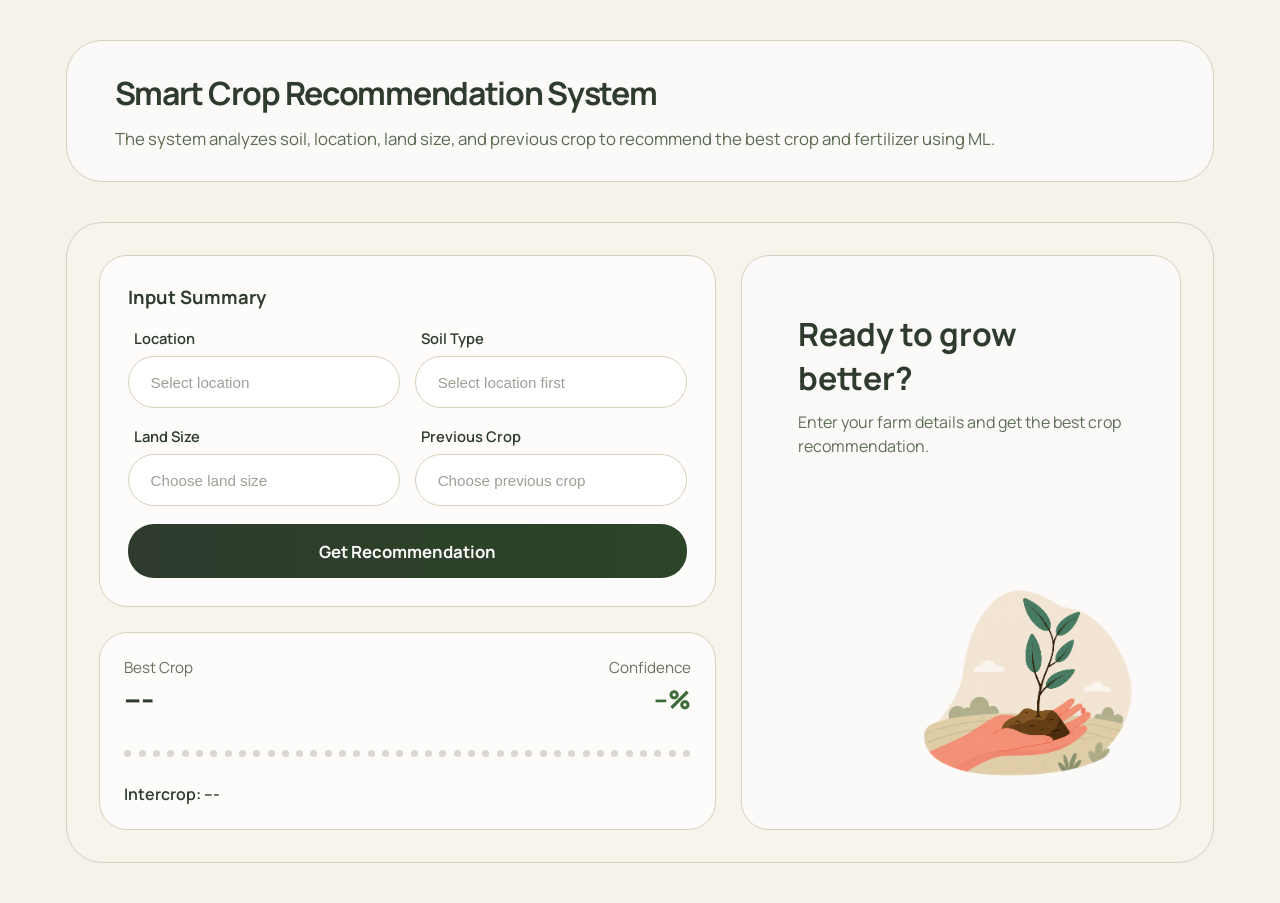
<file: index.html>
<!doctype html>
<html lang="en">
  <head>
    <meta charset="UTF-8" />
    <meta name="viewport" content="width=device-width, initial-scale=1.0" />

    <title>Crop Recommend</title>

    <link rel="stylesheet" href="style.css" />

    <link rel="preconnect" href="https://fonts.googleapis.com" />

    <link rel="preconnect" href="https://fonts.gstatic.com" crossorigin />

    <link
      href="https://fonts.googleapis.com/css2?family=Manrope:wght@200..800&display=swap"
      rel="stylesheet"
    />
  </head>

  <body>
    <div class="body-container">
      <!-- =============================
           INTRO
      ============================== -->

      <section class="introduction">
        <div class="intro">
          <h1>Smart Crop Recommendation System</h1>

          <p>
            The system analyzes soil, location, land size, and previous crop to
            recommend the best crop and fertilizer using ML.
          </p>
        </div>
      </section>

      <!-- =============================
           MAIN SECTION
      ============================== -->

      <section class="inputs">
        <div class="input-fields">
          <!-- =============================
               LEFT SIDE
          ============================== -->

          <div class="input-left">
            <!-- INPUT FORM -->
            <div class="input-summary">
              <div class="summary-heading">Input Summary</div>

              <!-- ROW 1 -->
              <div class="summary-up">
                <!-- LOCATION -->
                <div class="input-box">
                  <label for="locationInput"> Location </label>

                  <div class="location-wrapper">
                    <input
                      id="locationInput"
                      type="text"
                      class="location-search"
                      placeholder="Select location"
                      autocomplete="off"
                    />

                    <div class="location-search-list"></div>
                  </div>
                </div>

                <!-- SOIL -->
                <div class="input-box">
                  <label for="soilInput"> Soil Type </label>

                  <div class="soil-wrapper">
                    <input
                      id="soilInput"
                      type="text"
                      class="soil-search"
                      placeholder="Select soil type"
                      autocomplete="off"
                    />

                    <div class="soil-search-list"></div>
                  </div>
                </div>
              </div>

              <!-- ROW 2 -->
              <div class="summary-down">
                <!-- LAND SIZE -->
                <div class="input-box">
                  <label for="sizeInput"> Land Size </label>

                  <div class="size-wrapper">
                    <input
                      id="sizeInput"
                      type="text"
                      class="size-search"
                      placeholder="Choose land size"
                      autocomplete="off"
                    />

                    <div class="size-search-list"></div>
                  </div>
                </div>

                <!-- PREVIOUS CROP -->
                <div class="input-box">
                  <label for="prevInput"> Previous Crop </label>

                  <div class="prev-wrapper">
                    <input
                      id="prevInput"
                      type="text"
                      class="prev-search"
                      placeholder="Choose previous crop"
                      autocomplete="off"
                    />

                    <div class="prev-search-list"></div>
                  </div>
                </div>
              </div>

              <!-- BUTTON -->
              <button type="button" class="predict-btn">
                Get Recommendation
              </button>
            </div>

            <!-- =============================
                 LEFT RESULT CARD
            ============================== -->

            <div class="input-result">
              <div class="dot-card-header">
                <div class="dot-crop-block">
                  <span class="dot-label"> Best Crop </span>

                  <h1 class="dot-crop-name">---</h1>
                </div>

                <div class="dot-score-block">
                  <span class="dot-label"> Confidence </span>

                  <h2 class="dot-score">--%</h2>
                </div>
              </div>

              <!-- DOTTED BAR -->
              <div class="dot-progress-row" id="dot-progress-row"></div>

              <!-- INTERCROP -->
              <div class="dot-intercrop">Intercrop: ---</div>
            </div>
          </div>

          <!-- =============================
               RIGHT SIDE PANEL
          ============================== -->

          <div class="input-right">
            <div class="input-info">
              <div class="default-state">
                <h3>Ready to grow better?</h3>

                <p>
                  Enter your farm details and get the best crop recommendation.
                </p>
              </div>
            </div>
          </div>
        </div>
      </section>
    </div>

    <script src="script.js"></script>
  </body>
</html>
</file>
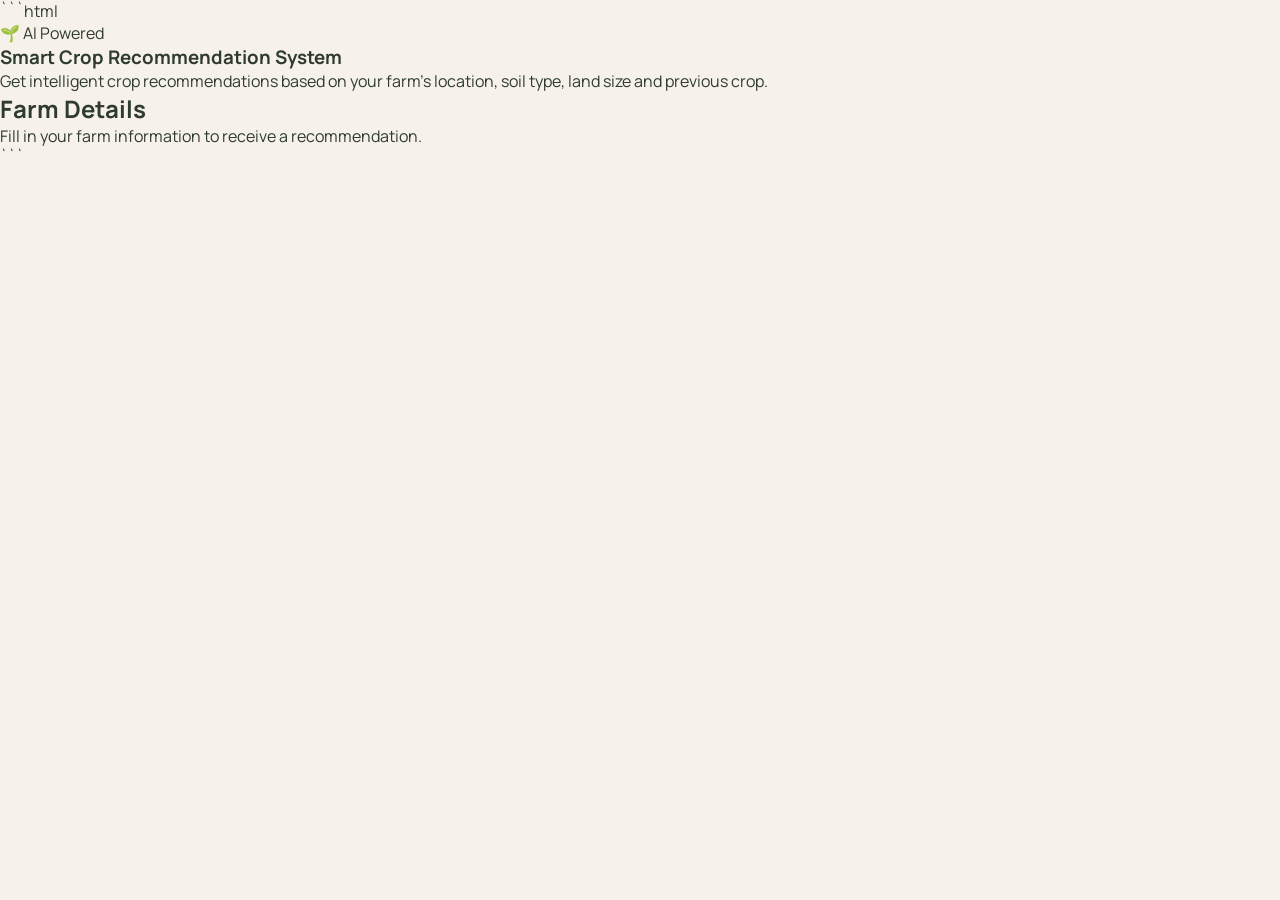
<file: cr.html>
```html
<!doctype html>
<html lang="en">
  <head>
    <meta charset="UTF-8" />

    <meta
      name="viewport"
      content="width=device-width, initial-scale=1.0" />

    <title>Smart Crop Recommendation</title>

    <link
      rel="preconnect"
      href="https://fonts.googleapis.com" />

    <link
      rel="preconnect"
      href="https://fonts.gstatic.com"
      crossorigin />

    <link
      href="https://fonts.googleapis.com/css2?family=Manrope:wght@200..800&display=swap"
      rel="stylesheet" />

    <link rel="stylesheet" href="style.css" />
  </head>

  <body>
    <main class="container">
      <!-- =======================================
         HERO
    ======================================== -->

      <section class="hero">
        <article class="hero-card">
          <span class="hero-badge"> 🌱 AI Powered </span>

          <h1>Smart Crop Recommendation System</h1>

          <p>
            Get intelligent crop recommendations based on
            your farm's location, soil type, land size and
            previous crop.
          </p>
        </article>
      </section>

      <!-- =======================================
         MAIN
    ======================================== -->

      <section class="dashboard">
        <!-- LEFT COLUMN -->

        <div class="dashboard-left">
          <!-- ===========================
                 INPUT CARD
            ============================ -->

          <form class="card form-card" autocomplete="off">
            <header class="card-header">
              <h2>Farm Details</h2>

              <p>
                Fill in your farm information to receive a
                recommendation.
              </p>
            </header>

            <div class="form-grid">```</div>
          </form>
        </div>
      </section>
    </main>
  </body>
</html>
</file>
<file: style.css>
*,
*::before,
*::after {
  box-sizing: border-box;
}

* {
  margin: 0;
}

body {
  font-family: "Manrope", sans-serif;
  background: #f6f2e9;
  color: #2e3b2d;
}

.body-container {
  width: 96%;
  max-width: 1900px;
  margin: 0 auto;
}

/* ===============================
   INTRO
================================= */

.introduction {
  width: 100%;
  margin-top: 40px;
  padding: 0 40px;
}

.intro {
  width: 100%;
  border-radius: 36px;
  background: #fbfaf8;
  border: 1px solid #d8d0bf;
  color: #2e3b2d;
  padding: 30px 48px;
}

.intro h1 {
  font-size: 2rem;
  letter-spacing: -0.04em;
  margin-bottom: 12px;
}

.intro p {
  line-height: 1.45;
  font-size: 1.05rem;
  color: #5a6a4f;
}

/* ===============================
   MAIN SECTION
================================= */

.inputs {
  padding: 40px;
}

.input-fields {
  display: grid;
  grid-template-columns: 1.4fr 1fr;
  gap: 25px;
  padding: 32px;
  border: 1px solid #d8d0bf;
  border-radius: 36px;
  background: rgba(255, 255, 255, 0.15);
  align-items: start;
}

/* ===============================
   LEFT SIDE
================================= */

.input-left {
  display: flex;
  flex-direction: column;
  gap: 25px;
}

/* ===============================
   INPUT FORM
================================= */

.input-summary {
  background: #fdfcfa;
  border: 1px solid #d8d0bf;
  border-radius: 28px;
  padding: 28px;
  display: flex;
  flex-direction: column;
  gap: 18px;
}

.summary-heading {
  font-size: 1.15rem;
  font-weight: 700;
  color: #2e3b2d;
}

.summary-up,
.summary-down {
  display: flex;
  gap: 15px;
}

.input-box {
  flex: 1;
  width: 100%;
  display: flex;
  flex-direction: column;
  gap: 8px;
}

.input-box label {
  font-size: 0.92rem;
  font-weight: 600;
  color: #2e3b2d;
  padding-left: 6px;
}

/* wrappers */

.location-wrapper,
.soil-wrapper,
.size-wrapper,
.prev-wrapper {
  position: relative;
  width: 100%;
}

/* inputs */

.input-box input,
.location-search,
.soil-search,
.size-search,
.prev-search {
  width: 100%;
  height: 52px;
  border-radius: 26px;
  padding: 0 22px;
  border: 1px solid #d8d0bf;
  background: #ffffff;
  font-size: 0.95rem;
  color: #2e3b2d;
  outline: none;
}

input::placeholder {
  color: #9ca196;
}

.input-box input:focus,
.location-search:focus,
.soil-search:focus,
.size-search:focus,
.prev-search:focus {
  border-color: #aebb9e;
  box-shadow: 0 0 0 3px rgba(90, 106, 79, 0.08);
}

/* dropdowns */

.location-search-list,
.soil-search-list,
.size-search-list,
.prev-search-list {
  position: absolute;
  top: 60px;
  left: 0;
  width: 100%;
  background: #fbfaf8;
  border: 1px solid #d8d0bf;
  border-radius: 18px;
  padding: 8px;
  box-shadow: 0 10px 25px rgba(0, 0, 0, 0.06);
  z-index: 50;
  display: none;
  max-height: 240px;
  overflow-y: auto;
}

.location-search-item,
.soil-search-item,
.size-search-item,
.prev-search-item {
  padding: 11px 14px;
  border-radius: 12px;
  cursor: pointer;
  font-size: 0.95rem;
  transition: 0.18s ease;
}

.location-search-item:hover,
.soil-search-item:hover,
.size-search-item:hover,
.prev-search-item:hover {
  background: #eef3e8;
}

/* button */

.predict-btn {
  width: 100%;
  height: 54px;
  border: none;
  border-radius: 26px;
  background: linear-gradient(90deg, #2e3b2d, #2c4427);
  color: #fbfaf8;
  font-family: "Manrope", sans-serif;
  font-size: 1.05rem;
  font-weight: 700;
  cursor: pointer;
  transition: 0.25s ease;
}

.predict-btn:hover {
  transform: translateY(-1px);
  background: linear-gradient(90deg, #354733, #31502b);
}

.predict-btn:disabled {
  opacity: 0.75;
  cursor: not-allowed;
}

/* ===============================
   LEFT RESULT CARD
================================= */

.input-result {
  background: #fdfcfa;
  border: 1px solid #d8d0bf;
  border-radius: 28px;
  padding: 24px;
  display: flex;
  flex-direction: column;
  gap: 22px;
}

/* option 5 dotted style */

.dot-card-header {
  display: flex;
  justify-content: space-between;
  gap: 20px;
}

.dot-crop-block,
.dot-score-block {
  display: flex;
  flex-direction: column;
  gap: 4px;
}

.dot-label {
  font-size: 0.95rem;
  color: #66715e;
}

.dot-crop-name {
  font-size: 2rem;
  line-height: 1.1;
  color: #2e3b2d;
  font-weight: 700;
}

.dot-score {
  font-size: 1.6rem;
  color: #3d6b39;
  font-weight: 800;
  text-align: right;
}

.dot-progress-row {
  width: 100%;
  display: grid;
  grid-template-columns: repeat(40, 1fr);
  align-items: center;
  column-gap: 6px;
  min-height: 16px;
  padding: 10px 0 4px;
}

.dot {
  width: 7px;
  height: 7px;
  border-radius: 50%;
  background: #d9d7cf;
  justify-self: center;
  transition: 0.25s ease;
}

.active-dot {
  background: #5f7751;
  transform: scale(1.08);
}

.dot-intercrop {
  font-size: 1rem;
  font-weight: 600;
  color: #2e3b2d;
}

/* ===============================
   RIGHT PANEL
================================= */

.input-right {
  background: #fbfaf8;
  border: 1px solid #d8d0bf;
  border-radius: 28px;
  overflow: hidden;
  min-height: 100%;
  transition: background-image 0.3s ease;
}

.input-info {
  width: 100%;
  height: 100%;
  padding: 28px;
  color: #2e3b2d;
}

/* default state */

.default-state {
  height: 100%;
  display: flex;
  flex-direction: column;
  justify-content: flex-start;
  align-items: flex-start;
  padding: 28px;
  gap: 10px;
}

.default-state h3 {
  font-size: 2rem;
  font-weight: 700;
  margin-top: 0;
}

.default-state p {
  font-size: 1rem;
  line-height: 1.5;
  color: #5f6f57;
  max-width: 420px;
}

/* result panel */

.result-panel {
  display: flex;
  flex-direction: column;
  gap: 22px;
}

.result-header h3 {
  font-size: 1.5rem;
  font-weight: 800;
}

.result-grid {
  display: grid;
  grid-template-columns: repeat(3, minmax(0, 1fr));
  gap: 14px;
}

.result-card {
  background: #ffffff;
  border: 1px solid #e5dccb;
  border-radius: 22px;
  padding: 18px;
  min-height: 118px;
}

.result-label {
  display: block;
  font-size: 0.84rem;
  color: #6b775f;
  margin-bottom: 8px;
  font-weight: 600;
}

.result-value {
  display: block;
  font-size: 1.15rem;
  font-weight: 800;
  color: #2e3b2d;
  line-height: 1.2;
}

/* suggestions */

.suggestions-box,
.recommendation-box {
  background: #ffffff;
  border: 1px solid #e5dccb;
  border-radius: 22px;
  padding: 18px;
}

.section-title {
  font-size: 1rem;
  font-weight: 700;
  margin-bottom: 12px;
}

.suggestion-row {
  display: flex;
  justify-content: space-between;
  align-items: center;
  gap: 14px;
  padding: 14px 0;
  border-top: 1px solid #ede7dc;
}

.suggestion-row:first-of-type {
  border-top: none;
  padding-top: 0;
}

.suggestion-left {
  display: flex;
  align-items: center;
  gap: 12px;
}

.rank-chip {
  width: 34px;
  height: 34px;
  border-radius: 50%;
  display: inline-flex;
  justify-content: center;
  align-items: center;
  background: #dfead8;
  color: #3c6f3a;
  font-weight: 800;
}

.suggestion-name {
  font-size: 0.98rem;
  font-weight: 600;
}

.suggestion-score {
  font-size: 1rem;
  font-weight: 800;
  color: #3c6f3a;
}

.recommendation-box {
  background: #f6f9f1;
}

.recommendation-box p {
  line-height: 1.65;
  color: #44503e;
  font-size: 0.96rem;
}

/* ===============================
   SCROLLBAR
================================= */

.location-search-list::-webkit-scrollbar,
.soil-search-list::-webkit-scrollbar,
.size-search-list::-webkit-scrollbar,
.prev-search-list::-webkit-scrollbar,
.input-info::-webkit-scrollbar {
  width: 6px;
}

.location-search-list::-webkit-scrollbar-thumb,
.soil-search-list::-webkit-scrollbar-thumb,
.size-search-list::-webkit-scrollbar-thumb,
.prev-search-list::-webkit-scrollbar-thumb,
.input-info::-webkit-scrollbar-thumb {
  background: #c9c0ae;
  border-radius: 999px;
}

/* ===============================
   RESPONSIVE
================================= */

@media (max-width: 900px) {
  .introduction {
    padding: 0 20px;
    margin-top: 24px;
  }

  .inputs {
    padding: 20px;
  }

  .input-fields {
    grid-template-columns: 1fr;
    padding: 22px;
    border-radius: 26px;
  }

  .result-grid {
    grid-template-columns: 1fr;
  }

  .input-right {
    min-height: 320px;
  }
}

@media (max-width: 600px) {
  .summary-up,
  .summary-down {
    flex-direction: column;
  }

  .input-summary,
  .input-result,
  .input-right {
    border-radius: 20px;
    padding: 18px;
  }

  .dot-card-header {
    flex-direction: column;
  }

  .dot-score {
    text-align: left;
  }

  .dot-crop-name {
    font-size: 1.5rem;
  }

  .dot-progress-row {
    column-gap: 4px;
  }

  .input-box input {
    height: 46px;
    border-radius: 22px;
  }

  .predict-btn {
    height: 50px;
    border-radius: 22px;
  }

  .default-state h3 {
    font-size: 1.45rem;
  }

  .result-header h3 {
    font-size: 1.25rem;
  }
}

@media (max-width: 380px) {
  .inputs,
  .introduction {
    padding-left: 10px;
    padding-right: 10px;
  }

  .intro h1 {
    font-size: 1.05rem;
  }
}
</file>
